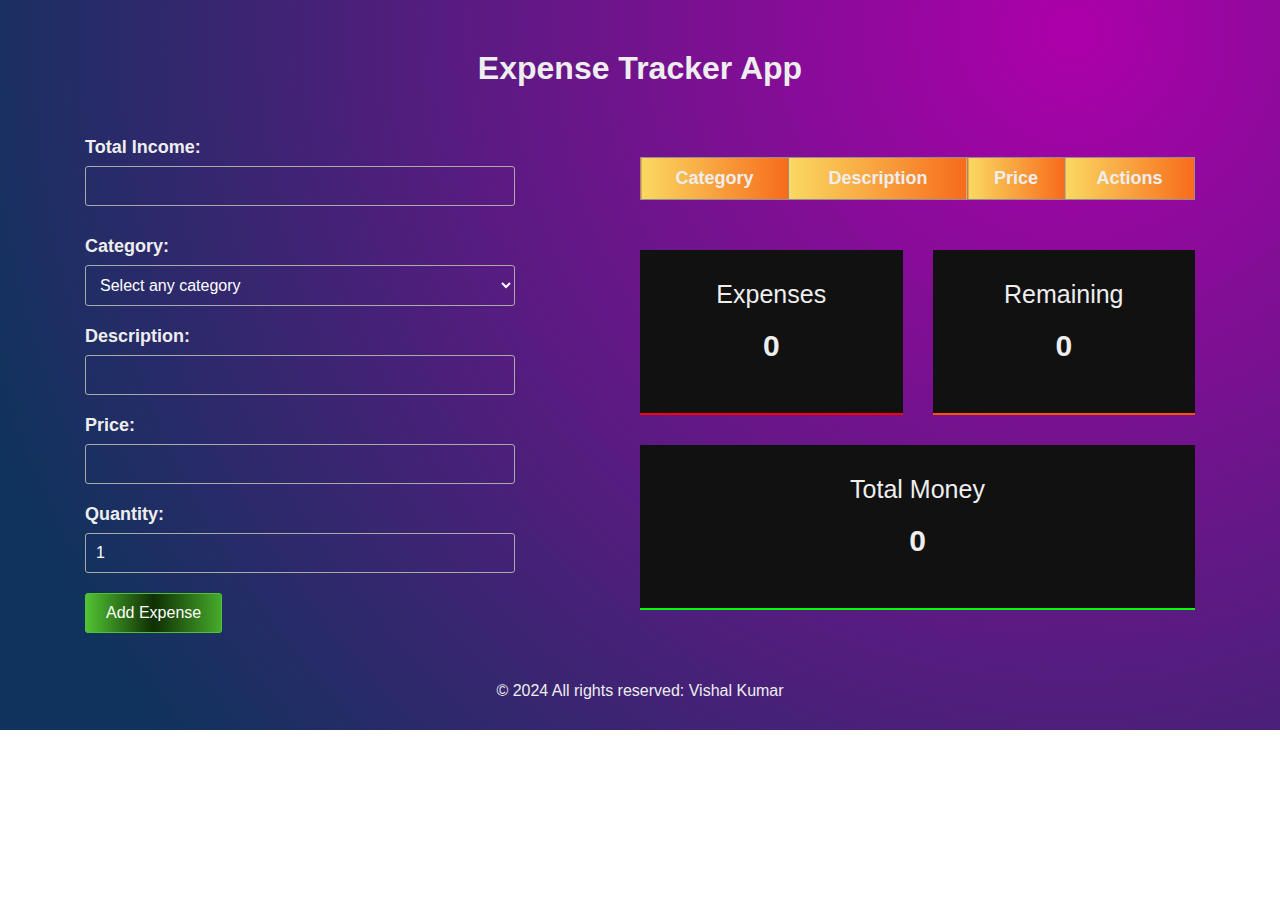
<file: Expense tracker app/index.html>
<!DOCTYPE html>
<html lang="en">
  <head>
    <meta charset="UTF-8" />
    <meta http-equiv="X-UA-Compatible" content="IE=edge" />
    <meta name="viewport" content="width=device-width, initial-scale=1.0" />
    <link
      rel="stylesheet"
      href="https://unicons.iconscout.com/release/v4.0.8/css/line.css"
    />
    <link rel="stylesheet" href="./style.css" />
    <title>Expense Tracker App</title>
  </head>
  <body>
    <h1 class="heading">Expense Tracker App</h1>
    <div class="wrapper">
      <div class="container">
        <div class="form_wrapper">
          <form>
            <label for="total-money">Total Income:</label>
            <input type="number" id="total_income" />
          </form>
          <form>
            <div>
              <label for="category">Category:</label>
              <select id="category">
                <option selected disabled>Select any category</option>
                <option>Ration</option>
                <option>Home</option>
                <option>Entertainment</option>
                <option>Travel</option>
                <option>Health</option>
                <option>Hotel</option>
                <option>Fee</option>
                <option>Repairing</option>
                <option>Electricity</option>
                <option>Shopping</option>
                <option>Online payment</option>
                <option>Other</option>
              </select>
            </div>
            <div>
              <label for="description">Description:</label>
              <input type="text" id="description" />
            </div>
            <div>
              <label for="price">Price:</label>
              <input type="number" id="price" />
            </div>
            <div>
              <label for="quantity">Quantity:</label>
              <input
                type="number"
                id="quantity"
                min="1"
                max="100000"
                value="1"
              />
            </div>
            <button type="button" id="add">Add Expense</button>
          </form>
        </div>
        <div class="expense_table_and_result">
          <table id="expense_table">
            <thead>
              <tr>
                <th>Category</th>
                <th>Description</th>
                <th>Price</th>
                <th>Actions</th>
              </tr>
            </thead>
            <tbody></tbody>
          </table>
          <div class="income_tracker_info">
            <div>
              <span>Expenses</span>
              <h1 id="total_expenses">0</h1>
            </div>
            <div>
              <span>Remaining</span>
              <h1 id="remaining_value">0</h1>
            </div>
            <div>
              <span>Total Money</span>
              <h1 id="total">0</h1>
            </div>
          </div>
        </div>
      </div>
    </div>
    <footer>
      <p>&copy; 2024 All rights reserved: Vishal Kumar</p>
    </footer>
    <script src="./script.js"></script>
  </body>
</html>
</file>
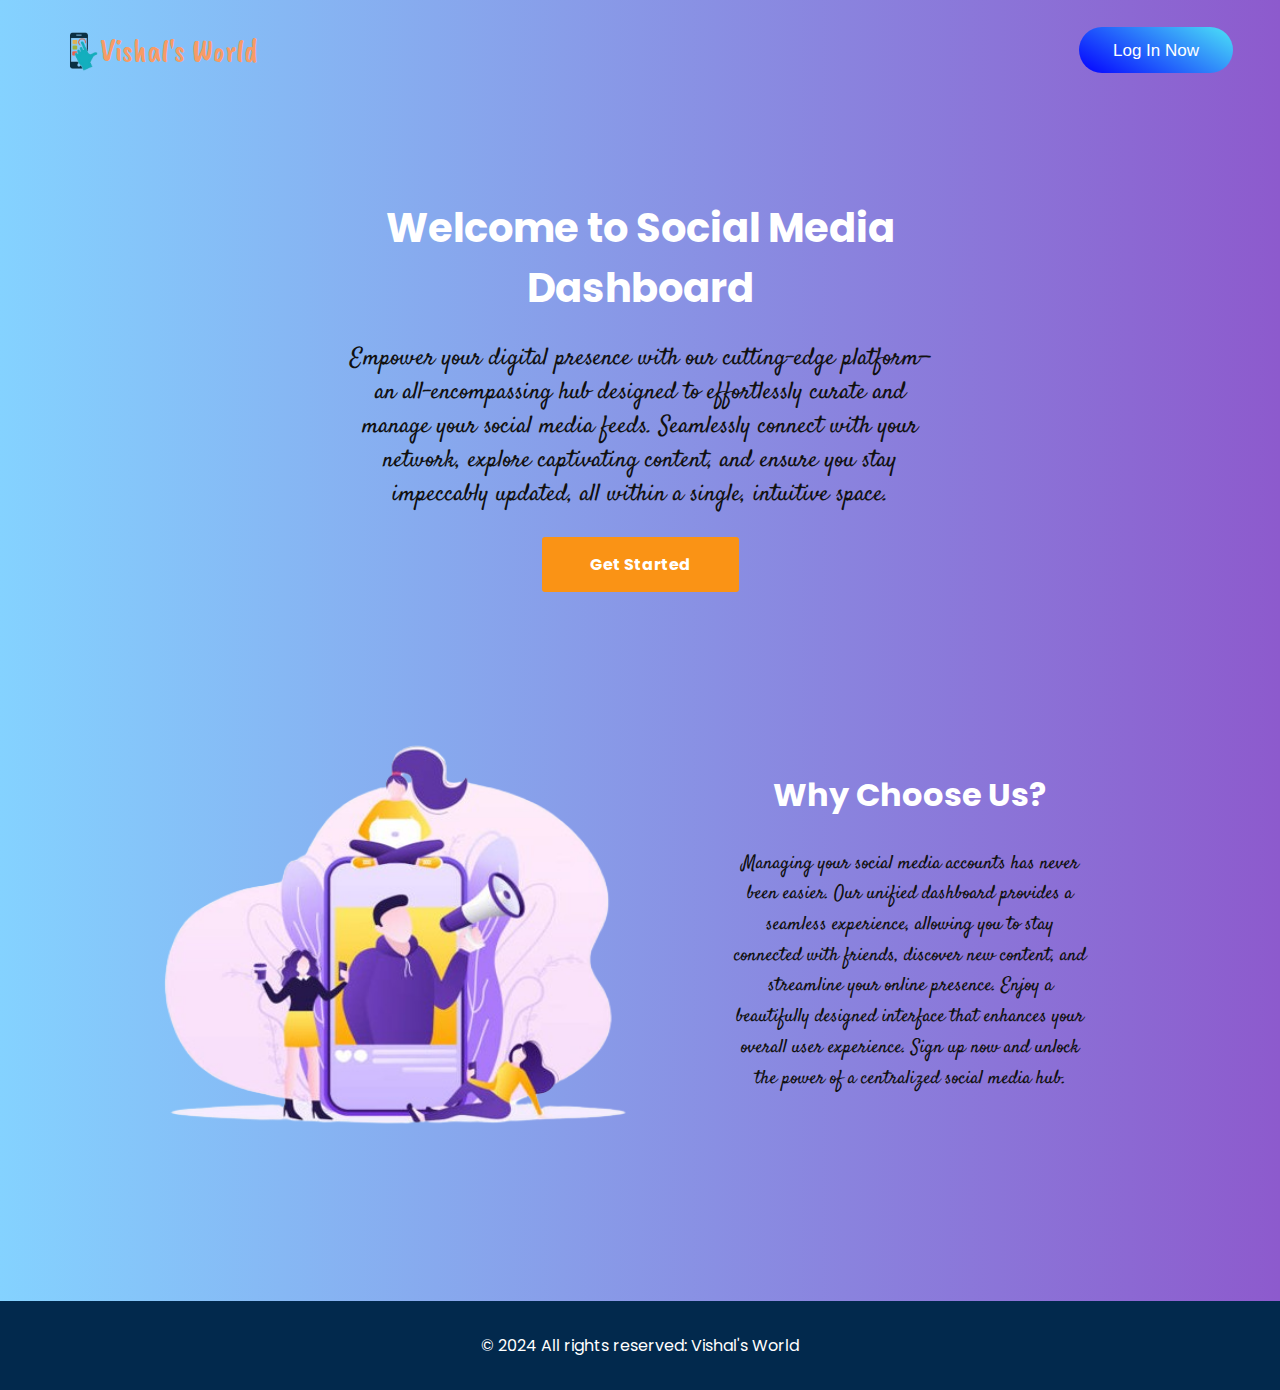
<file: Social media dashboard/index.html>
<!DOCTYPE html>
<html lang="en">
  <head>
    <meta charset="UTF-8" />
    <meta name="viewport" content="width=device-width, initial-scale=1.0" />
    <title>Social Media Dashboard - Home</title>
    <link
      href="https://fonts.googleapis.com/css2?family=Caveat+Brush&family=Satisfy&family=Poppins&display=swap"
      rel="stylesheet"
    />
    <style>
      body {
        font-family: "Arial", sans-serif;
        margin: 0;
        padding: 0;
        background: linear-gradient(to right, #84d2ff, #8d5acd);
      }

      .container {
        margin: 0 auto;
        padding: 20px;
      }

      .topnav {
        display: flex;
        justify-content: space-between;
        align-items: center;
        width: 95%;
        margin-top: 10px;
        margin-left: 40px;
      }

      .leftTopNav {
        display: flex;
        align-items: center;
      }

      .leftTopNav img {
        width: 40px;
        height: 40px;
      }

      .leftTopNav span {
        font-size: 2em;
        font-family: "Caveat Brush", cursive;
        color: rgb(247, 155, 102);
      }

      #hero {
        background-size: cover;
        color: #000;
        text-align: center;
        padding: 100px 0;
      }

      .hero-content {
        max-width: 600px;
        margin: 0 auto;
      }

      .hero-content h1 {
        font-size: 2.5em;
        margin-bottom: 20px;
        font-family: "Poppins", cursive;
        color: #fff;
      }

      .hero-content p {
        font-size: 1.5em;
        margin-bottom: 40px;
        color: #111;
        font-family: "Satisfy", cursive;
      }

      a {
        text-decoration: none;
        font-family: "Poppins", cursive;
      }

      .login-button {
        border: none;
        color: #fff;
        background-image: linear-gradient(30deg, #0400ff, #4ce3f7);
        border-radius: 25px;
        background-size: 100% auto;
        font-family: inherit;
        font-size: 17px;
        padding: 0.8em 2em;
        margin-right: 5px;
      }

      .login-button:hover {
        background-position: right center;
        background-size: 200% auto;
        -webkit-animation: pulse 2s infinite;
        animation: pulse512 1.5s infinite;
      }

      @keyframes pulse512 {
        0% {
          box-shadow: 0 0 0 0 #05bada66;
        }

        70% {
          box-shadow: 0 0 0 10px rgb(218 103 68 / 0%);
        }

        100% {
          box-shadow: 0 0 0 0 rgb(218 103 68 / 0%);
        }
      }

      .get-started-button {
        --width: 150px;
        --timing: 2s;
        border: 0;
        width: var(--width);
        color: #fff;
        font-weight: bold;
        font-size: 1em;
        background: rgb(250, 147, 21);
        transition: all 0.2s;
        border-radius: 3px;
        cursor: pointer;
        padding: 1em 3em;
      }

      .get-started-button:active {
        background-image: linear-gradient(
          to right,
          rgb(250, 82, 82),
          rgb(250, 82, 82) 16.65%,
          rgb(190, 75, 219) 16.65%,
          rgb(190, 75, 219) 33.3%,
          rgb(76, 110, 245) 33.3%,
          rgb(76, 110, 245) 49.95%,
          rgb(64, 192, 87) 49.95%,
          rgb(64, 192, 87) 66.6%,
          rgb(250, 176, 5) 66.6%,
          rgb(250, 176, 5) 83.25%,
          rgb(253, 126, 20) 83.25%,
          rgb(253, 126, 20) 100%,
          rgb(250, 82, 82) 100%
        );
        animation: var(--timing) linear dance6123 infinite;
        transform: scale(1.1) translateY(-1px);
      }

      @keyframes dance6123 {
        to {
          background-position: var(--width);
        }
      }

      #details {
        max-width: 80%;
        margin-left: 6%;
        text-align: center;
        padding: 0 0 100px;
        display: flex;
        align-items: center;
      }

      #details img {
        width: 600px;
        height: 500px;
      }
      #rightDetails {
        margin-left: 40px;
      }

      #rightDetails h2 {
        font-size: 2em;
        margin-bottom: 30px;
        font-family: "Poppins", cursive;
        color: #fff;
      }

      #rightDetails p {
        font-size: 1.2em;
        color: #111;
        line-height: 1.6;
        font-family: "Satisfy", cursive;
      }

      footer {
        background-color: #02294d;
        color: #fff;
        text-align: center;
        padding: 1em;
        font-family: "Poppins", cursive;
      }

      @media only screen and (max-width: 600px) {
        .container {
          padding: 10px;
        }

        .topnav {
          margin-left: 0px;
          width: 100%;
        }

        .leftTopNav img {
          width: 30px;
          height: 25px;
        }

        .leftTopNav span {
          font-size: 1.3em;
        }

        #hero {
          padding: 80px 10px;
        }

        .hero-content {
          max-width: 100%;
        }

        .hero-content h1 {
          font-size: 1.6em;
          margin-bottom: 15px;
        }

        .hero-content p {
          font-size: 1.1em;
          margin-bottom: 20px;
        }

        .login-button {
          font-size: 14px;
          padding: 0.7em 1.3em;
          margin-right: 2px;
        }

        .get-started-button {
          font-size: 14px;
          padding: 0.7em 2.5em;
        }

        #details {
          max-width: 90%;
          flex-direction: column;
          align-items: center;
          margin-top: -20px;
        }

        #details img {
          width: 100%;
          height: auto;
        }

        #rightDetails {
          margin-left: 0;
          margin-top: 0;
        }

        #rightDetails h2 {
          font-size: 1.6em;
          margin-bottom: 15px;
        }

        #rightDetails p {
          font-size: 1.1em;
          margin-bottom: 0;
        }

        footer {
          font-size: 14px;
        }
      }
    </style>
  </head>
  <body>
    <div class="container">
      <div class="topnav">
        <a href="./index.html">
          <div class="leftTopNav">
            <img src="./images/logo.png" alt="Logo" />
            <span>Vishal's World</span>
          </div>
        </a>
        <div>
          <a href="login.html" class="login-button">Log In Now</a>
        </div>
      </div>
      <section id="hero">
        <div class="hero-content">
          <h1 id="dynamicText">Welcome to Social Media Dashboard</h1>
          <p>
            Empower your digital presence with our cutting-edge platform—an
            all-encompassing hub designed to effortlessly curate and manage your
            social media feeds. Seamlessly connect with your network, explore
            captivating content, and ensure you stay impeccably updated, all
            within a single, intuitive space.
          </p>
          <a href="signup.html" class="get-started-button">Get Started</a>
        </div>
      </section>

      <section id="details">
        <div>
          <img
            src="./images/home-hero-image.png"
            alt="social-media-hero-image"
          />
        </div>
        <div id="rightDetails">
          <h2>Why Choose Us?</h2>
          <p>
            Managing your social media accounts has never been easier. Our
            unified dashboard provides a seamless experience, allowing you to
            stay connected with friends, discover new content, and streamline
            your online presence. Enjoy a beautifully designed interface that
            enhances your overall user experience. Sign up now and unlock the
            power of a centralized social media hub.
          </p>
        </div>
      </section>
    </div>
    <footer>
      <p>&copy; 2024 All rights reserved: Vishal's World</p>
    </footer>
    <script src="script.js"></script>
  </body>
</html>
</file>
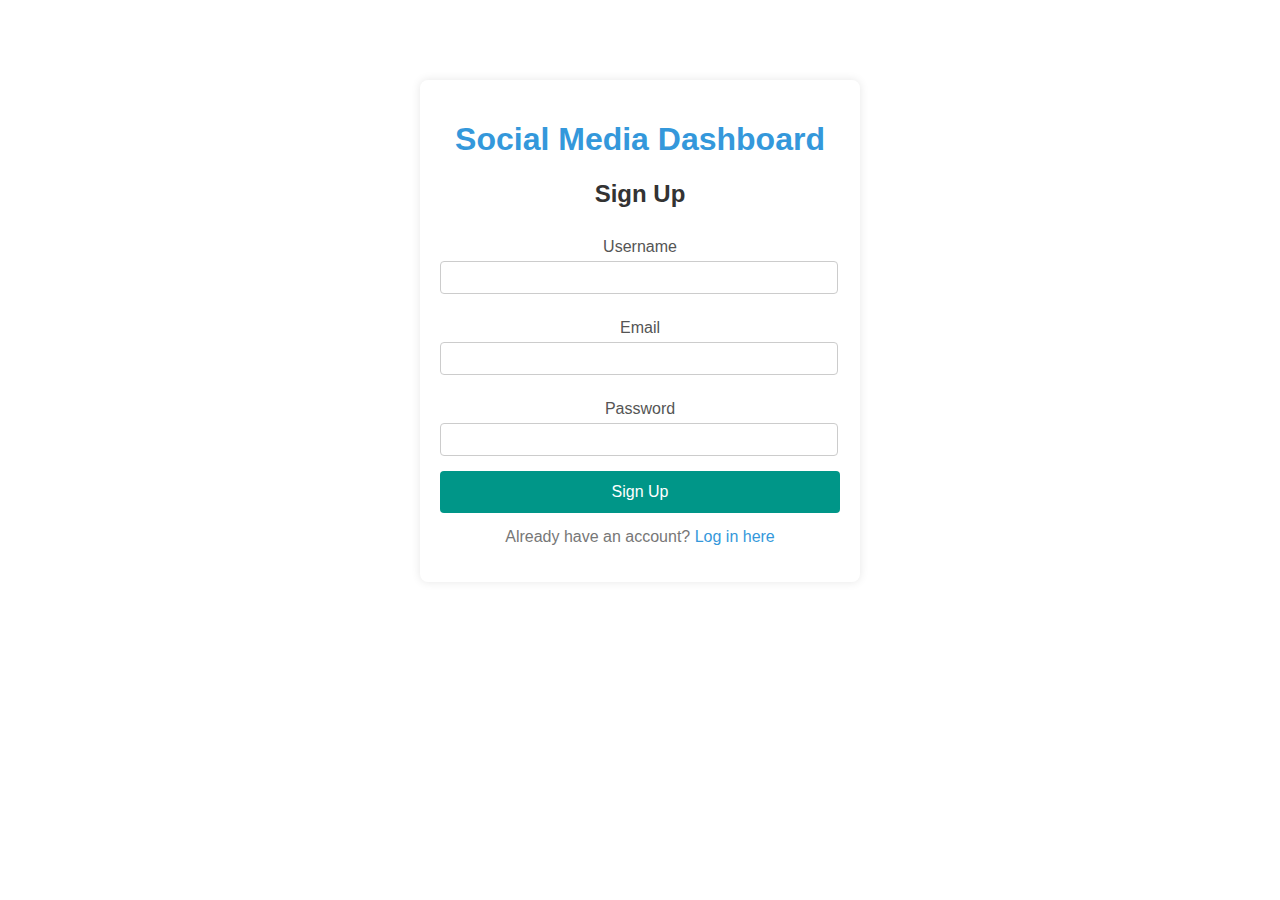
<file: Social media dashboard/signup.html>
<!DOCTYPE html>
<html lang="en">
  <head>
    <meta charset="UTF-8" />
    <meta name="viewport" content="width=device-width, initial-scale=1.0" />
    <title>Social Media Dashboard - Sign Up</title>
    <style>
      body {
        font-family: "Arial", sans-serif;
        margin: 0;
        padding: 0;
        background: url("https://t4.ftcdn.net/jpg/01/19/11/55/360_F_119115529_mEnw3lGpLdlDkfLgRcVSbFRuVl6sMDty.jpg");
        background-repeat: no-repeat;
        background-size: cover;
      }

      .signup-container {
        max-width: 400px;
        margin: 80px auto;
        background-color: #fff;
        padding: 20px;
        border-radius: 8px;
        box-shadow: 0 0 10px rgba(0, 0, 0, 0.1);
        text-align: center;
      }

      h1 {
        color: #3498db;
      }

      h2 {
        margin-bottom: 20px;
        color: #333;
      }

      form {
        display: flex;
        flex-direction: column;
      }

      label {
        margin-top: 10px;
        color: #555;
      }

      input {
        width: 95%;
        padding: 8px;
        margin-top: 5px;
        margin-bottom: 15px;
        border: 1px solid #ccc;
        border-radius: 4px;
      }

      input:focus {
        outline: 0;
        border: 2px solid rgb(250, 147, 21);
      }

      button {
        background-color: #009688;
        color: #fff;
        padding: 12px 10px;
        border: none;
        border-radius: 4px;
        cursor: pointer;
        font-size: 16px;
      }

      button:hover {
        background-color: #028679;
      }

      p {
        margin-top: 15px;
        color: #777;
      }

      a {
        color: #3498db;
        text-decoration: none;
      }

      a:hover {
        text-decoration: underline;
      }

      @media only screen and (max-width: 600px) {
        .signup-container {
          max-width: 260px;
          margin: 100px auto 130px;
          padding: 10px 12px;
        }

        h1 {
          font-size: 1.3em;
        }

        h2 {
          font-size: 1em;
          margin-bottom: 25px;
        }

        label {
          font-size: 14px;
          margin-top: 5px;
        }

        input {
          width: 93%;
        }

        button {
          margin-top: 20px;
        }

        input,
        button {
          font-size: 14px;
        }
        p {
          font-size: 14px;
        }
      }
    </style>
  </head>
  <body>
    <div class="signup-container">
      <h1>Social Media Dashboard</h1>
      <h2>Sign Up</h2>

      <form id="signup-form" action="./dashboard.html" method="GET">
        <label for="username">Username</label>
        <input type="text" id="username" name="username" required />

        <label for="email">Email</label>
        <input type="email" id="email" name="email" required />

        <label for="password">Password</label>
        <input type="password" id="password" name="password" required />

        <button onclick="saveUsername()">Sign Up</button>
      </form>

      <p>Already have an account? <a href="login.html">Log in here</a></p>
    </div>
    <script>
      //signup validation
      function saveUsername() {
        // Save username and password in localStorage
        const username = document.getElementById("username").value;
        const password = document.getElementById("password").value;
        localStorage.setItem("username", username);
        localStorage.setItem("password", password);
      }
    </script>
  </body>
</html>
</file>
<file: Expense tracker app/style.css>
*,
*::before,
*::after {
  margin: 0;
  padding: 0;
  box-sizing: border-box;
}
body {
  font-family: Arial, sans-serif;
  color: #eee;
  background-image: radial-gradient(
    circle farthest-corner at 83.7% 4.3%,
    rgba(173, 0, 171, 1) 0%,
    rgba(15, 51, 92, 1) 90%
  );
  background-repeat: no-repeat;
}
button {
  max-width: -webkit-max-content;
  max-width: -moz-max-content;
  max-width: max-content;
  padding: 10px 20px;
  font: inherit;
  cursor: pointer;
  border: 1px solid #52c234;
  color: #fff;
  background-image: linear-gradient(
    to right,
    #52c234 0%,
    #0e2f02 50%,
    #52c234 110%
  );
  border-radius: 3px;
}

h1.heading {
  text-align: center;
  margin-block: 50px;
}
label {
  display: block;
  margin-bottom: 8px;
  font-size: 18px;
  font-weight: 600;
}
.wrapper .container {
  max-width: 1150px;
  padding-inline: 20px;
  margin-inline: auto;
  display: grid;
  grid-template-columns: repeat(auto-fit, minmax(400px, 1fr));
  align-items: flex-start;
  gap: 0;
}
.form_wrapper {
  display: grid;
  gap: 30px;
  max-width: 430px;
}
.form_wrapper form:last-child {
  display: flex;
  flex-direction: column;
  gap: 20px;
}
.form_wrapper form input,
select {
  width: 100%;
  padding: 10px;
  font: inherit;
  outline: none;
  border: 1px solid #aaa;
  background-color: transparent;
  border-radius: 3px;
  color: #fff;
}
select option {
  background-color: rgb(254, 182, 182);
}
table {
  width: 100%;
  border-collapse: collapse;
  margin: 20px auto;
}
th {
  background-color: #fad961;
  background-image: linear-gradient(90deg, #fad961 0%, #f76b1c 100%);
  padding: 10px;
}
td {
  background-image: linear-gradient(
    174.2deg,
    rgba(255, 244, 228, 1) 7.1%,
    rgba(240, 246, 238, 1) 67.4%
  );
  color: #333;
  padding: 5px;
}
th,
td {
  border: 1px solid #948d8d;
  text-align: center;
  font-size: 18px;
}
table button {
  padding: 5px;
  font-size: 20px;
  background-color: #00bbf9;
}
table button:first-child {
  margin-right: 8px;
}
#expense-table thead th {
  font-size: 18px;
  color: #eee;
}
.income_tracker_info {
  display: grid;
  grid-template-columns: repeat(auto-fit, minmax(200px, 1fr));
  gap: 30px;
  align-items: center;
  justify-content: center;
  margin-top: 50px;
  margin-bottom: 30px;
}
.income_tracker_info > div:last-child {
  grid-column: span 2;
}
.income_tracker_info > div {
  text-align: center;
  background-color: #111;
  padding: 30px;
  font-size: 25px;
  border-bottom: 2px solid #ff0000;
}
.income_tracker_info > div:nth-child(2) {
  border-color: #ff5300;
}
.income_tracker_info > div:last-child {
  border-color: #00ff00;
}
.income_tracker_info > div h1 {
  margin-block: 20px;
  word-break: break-all;
  font-size: 30px;
}

footer p {
  text-align: center;
  margin: 42px 0 30px;
}
</file>
